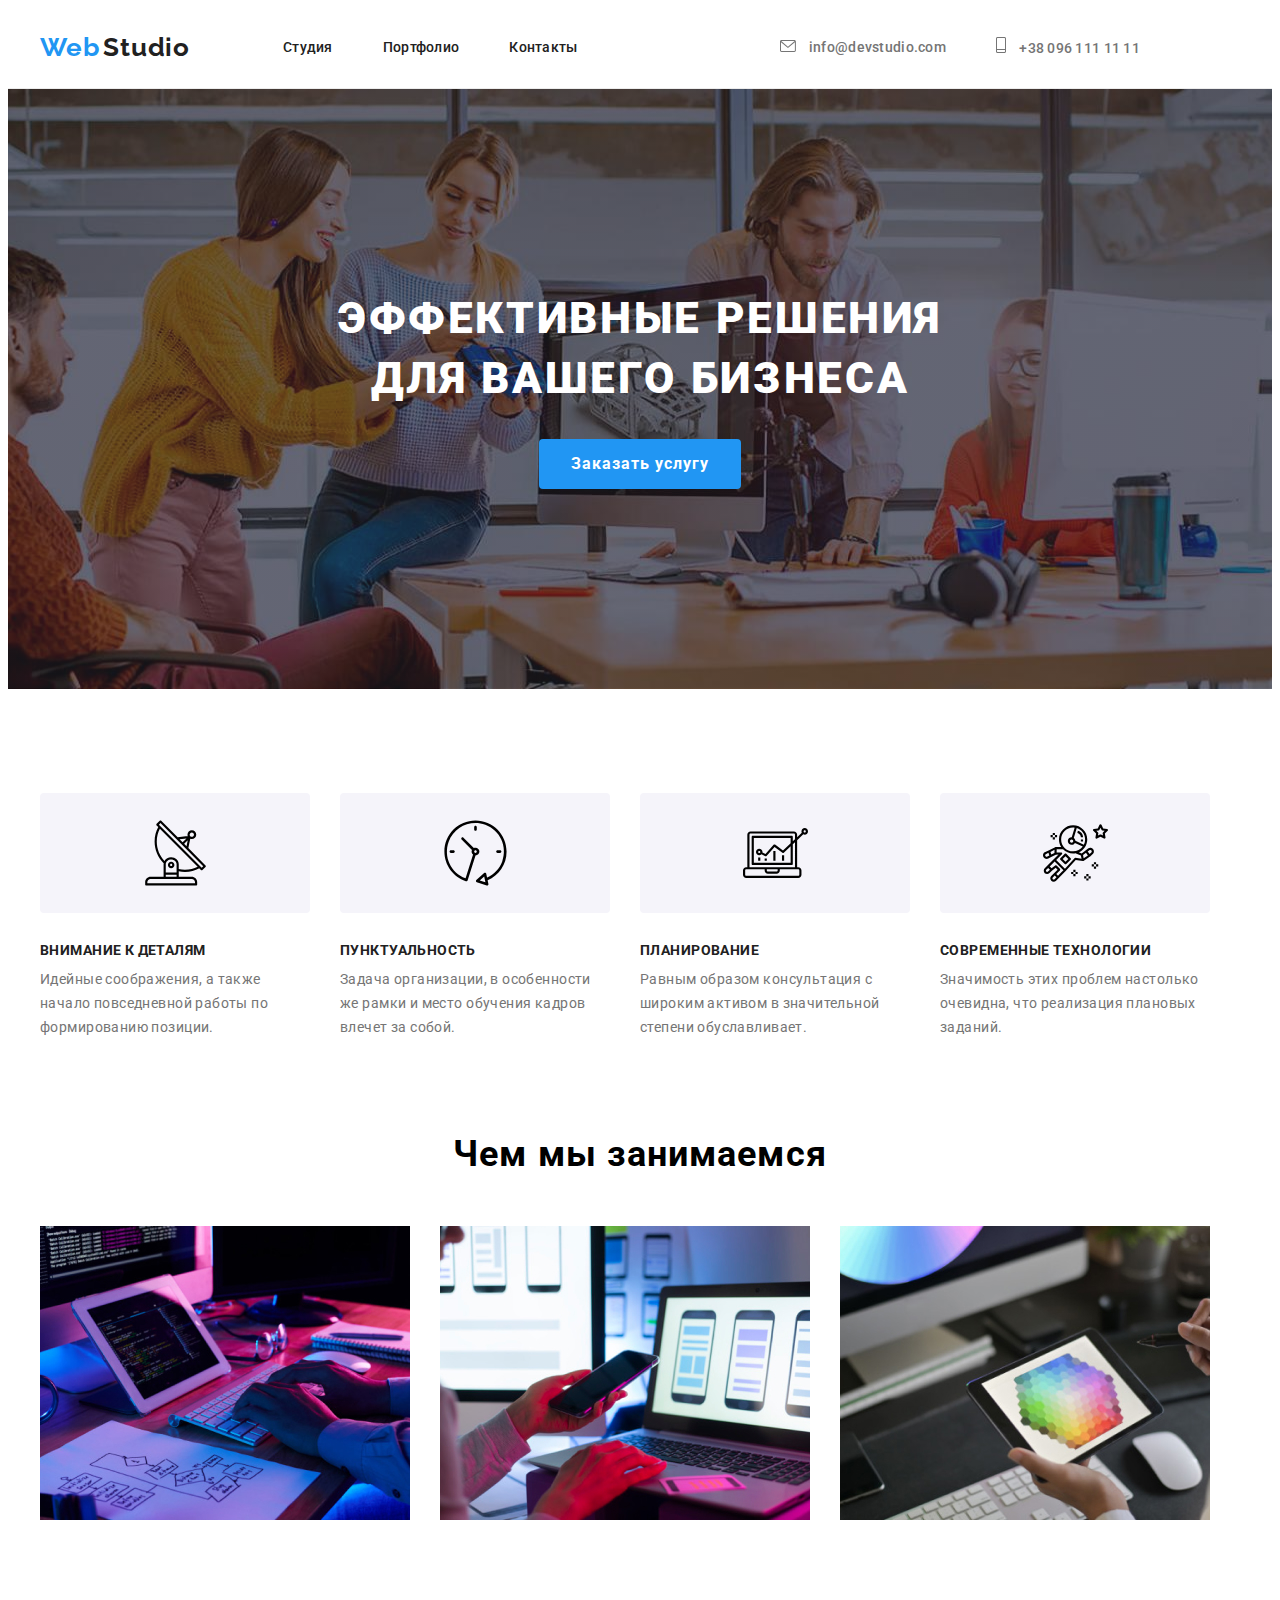
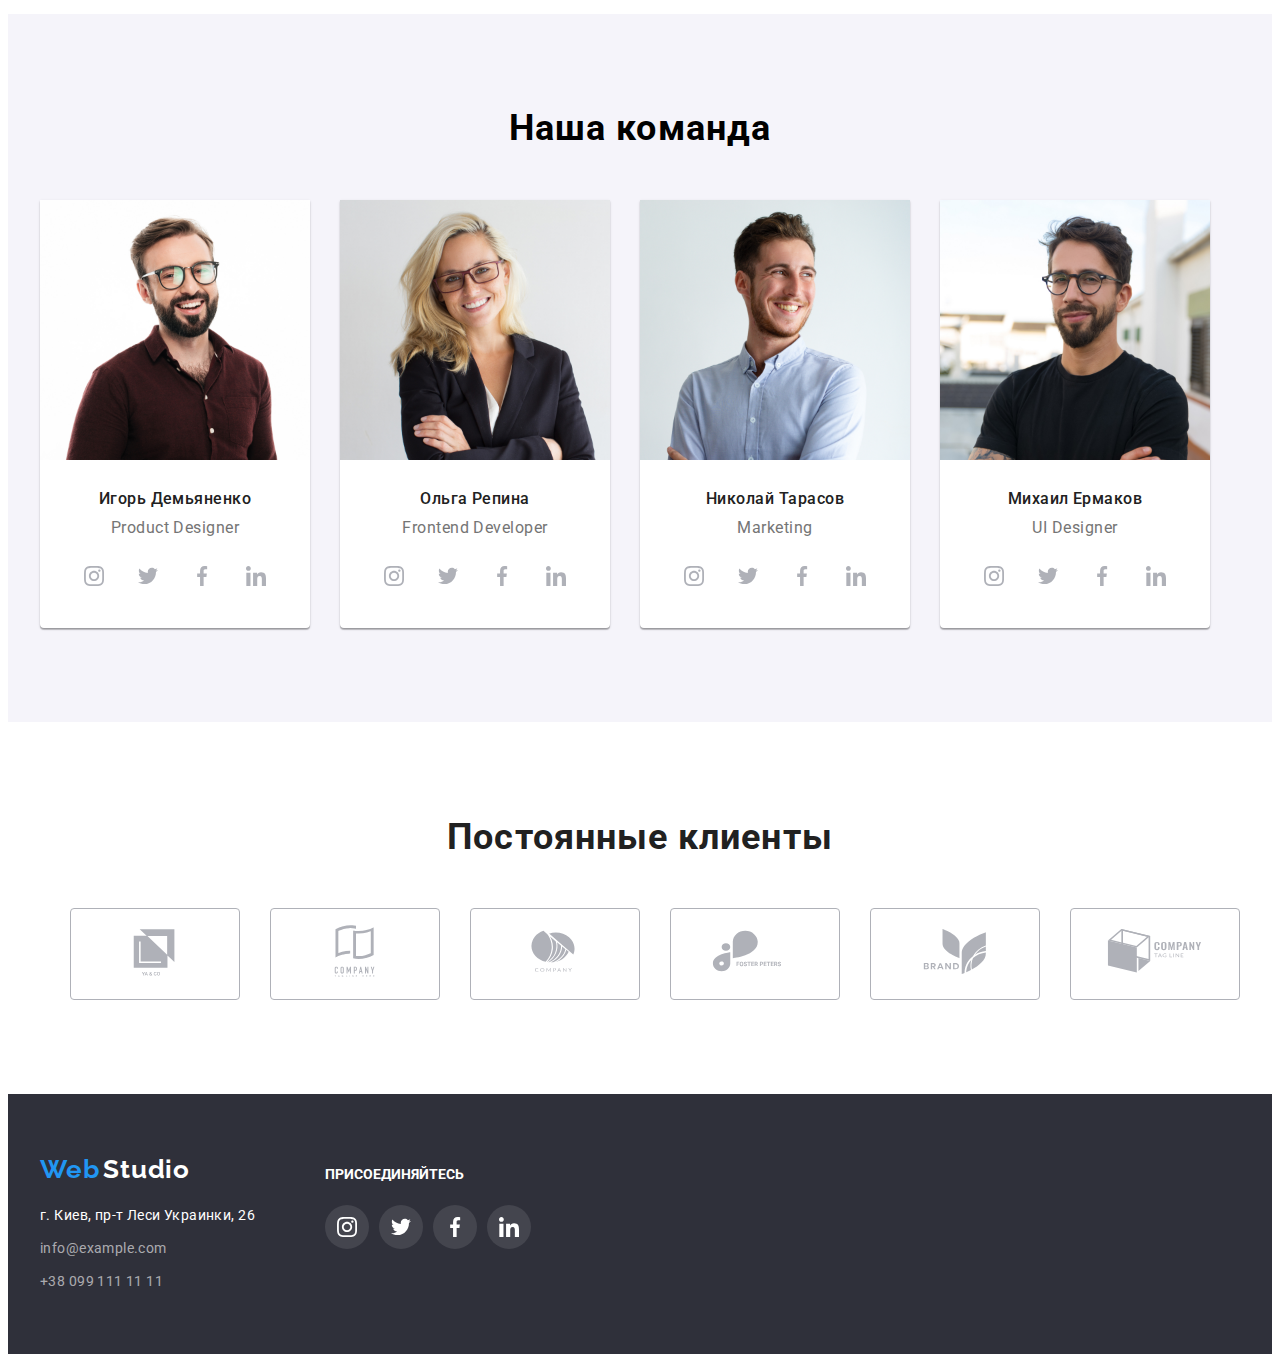
<file: index.html>
<!DOCTYPE html>
<html lang="en">

<head>
    <meta charset="UTF-8">
    <meta http-equiv="X-UA-Compatible" content="IE=edge">
    <meta name="viewport" content="width=device-width, initial-scale=1.0">
    <title>Document</title>
    <link rel="preconnect" href="https://fonts.googleapis.com">
    <link rel="preconnect" href="https://fonts.gstatic.com" crossorigin>
    <link
        href="https://fonts.googleapis.com/css2?family=Raleway:wght@700&family=Roboto:wght@400;500;700;900&display=swap"
        rel="stylesheet">
    <link rel="stylesheet" href="https://cdnjs.cloudflare.com/ajax/libs/modern-normalize/1.1.0/modern-normalize.min.css"
        integrity="sha512-wpPYUAdjBVSE4KJnH1VR1HeZfpl1ub8YT/NKx4PuQ5NmX2tKuGu6U/JRp5y+Y8XG2tV+wKQpNHVUX03MfMFn9Q=="
        crossorigin="anonymous" referrerpolicy="no-referrer" />
    <link rel="stylesheet" href="./css/styles.css">
</head>

<body>
    <header class="header ">
        <div class="container header-container">
            <nav class="header-nav">
                <a class="link" href="">
                    <div class="header-logo">
                        <span class="header-logo-web">Web</span>
                        <span class="header-logo-studio">Studio</span>
                    </div>
                </a>
                <ul class="header-list list">
                    <li class="header-item"><a class="header-link link" href="">Студия</a></li>
                    <li class="header-item"><a class="header-link link" href="./portfolio.html">Портфолио</a></li>
                    <li class="header-item"><a class="header-link link" href="">Контакты</a></li>
                </ul>

            </nav>
            <ul class="header-contacts-link list">
                <li> <a class="header-contact-link link"  href="mailto:info@devstudio.com">
                    <svg class="contact-icon" width="16" height="12">
                        <use href="./images/sprite.svg#icon-mail"></use>
                    </svg>
                      info@devstudio.com</a></li>
                
                <li>  <a class="header-contact-link link" href="tel:+380961111111">
                    <svg class="contact-icon" width="10" height="16">
                        <use href="./images/sprite.svg#icon-phone"></use>
                    </svg>
                    +38 096 111 11 11</a></li>
            </ul>
        </div>
    </header>
    <main>
        <section class="hero">
            <div class="container">
            <h1 class="hero-title">Эффективные решения для вашего бизнеса</h1>
            <button class="header-btn btn" type="button">Заказать услугу</button>
            </div>
        </section>

        <section class="section">
            <div class="container">
            <ul class="feature-list list" >
                <li class="feature-item ">
                    <div class="icon-border">
                     <svg class="feature-icon" width="65" height="70">
                      <use href="./images/sprite.svg#icon-antenna"></use>
                       </svg>
                    </div>
                    
                    
                    <h3 class="section-title ">Внимание к деталям</h3>
                    <p class="section-title-list">Идейные соображения, а также начало повседневной работы по
                        формированию позиции.</p>
                </li>
                    
                <li class="feature-item ">
                <div class="icon-border">
                    <svg class="feature-icon" width="65" height="70">
                        <use href="./images/sprite.svg#icon-clock"></use>
                    </svg>
                </div>
                    <h3 class="section-title "">Пунктуальность</h3>
                  <p class=" section-title-list">Задача организации, в особенности же рамки и место обучения кадров
                        влечет за собой.</p>
                </li>
            
                <li class="feature-item ">
                    <div class="icon-border">
                        <svg class="feature-icon" width="65" height="70">
                            <use href="./images/sprite.svg#icon-diagram"></use>
                        </svg>
                    </div>
                    <h3 class="section-title ">Планирование</h3>
                    <p class="section-title-list">Равным образом консультация с широким активом в значительной степени
                        обуславливает.</p>
                </li>
        
                <li class="feature-item ">
                <div class="icon-border">
                    <svg class="feature-icon" width="65" height="70">
                        <use href="./images/sprite.svg#icon-astronaut"></use>
                    </svg>
                </div>
                    <h3 class="section-title ">Современные технологии</h3>
                    <p class="section-title-list">Значимость этих проблем настолько очевидна, что реализация плановых
                        заданий.</p>
                </li>
            </ul>
            </div>
        </section>

        <section class="advant">
            <div class="container">
            <h2 class="advant-title">Чем мы занимаемся</h2>
            <ul class="advant-list list">
                <li class="advant-item"><img src="./images/pagelaptop.jpg" alt="Печатание на клавитуре" width="370"></li>
                <li class="advant-item"><img src="./images/pagephone.jpg" alt="Телефон в руки рядом с ноутбуком" width="370"></li>
                <li class="advant-item"> <img src="./images/pagetablet.jpg" alt="Работа на планшете" width="370"></li>
            </ul>
            </div>
        </section>

        <section class="empl">
            <div class="container">
            <h2 class="empl-title advant-title">Наша команда</h2>
            <ul class="list employee">
                <li class="empl-element">
                    <img src="./images/ihor.jpg" alt="мужчина в очках" width="270">
                    <div class="team">
                    <h3 class="empl-list">Игорь Демьяненко</h3>
                    <p class="empl-item">Product Designer</p>
                    <ul class="social list">
                        <li class="social-logo"> 
                            <a class="social-link" href="" >
                                <svg class="social-svg " width="20px" height="20px">
                                    <use href="./images/sprite.svg#icon-instagram"></use>
                                </svg>
                            </a>
                        </li>
                        <li class="social-logo">
                            <a href="" class="social-link">
                                <svg class="social-svg" width="20px" height="20px">
                                    <use href="./images/sprite.svg#icon-twitter"></use>
                                </svg>
                            </a>
                        </li>
                        <li class="social-logo">
                            <a href="" class="social-link">
                                <svg class="social-svg" width="20px" height="20px">
                                    <use class="social-facebook" href="./images/sprite.svg#icon-facebook"></use>
                                </svg>
                            </a>
                        </li>
                        <li class="social-logo">
                            <a href="" class="social-link">
                                <svg class="social-svg" width="20px" height="20px">
                                    <use href="./images/sprite.svg#icon-linkedin"></use>
                                </svg>
                            </a>
                        </li>
                    </ul>
                    
                    </div>
                </li>
                <li class="empl-element">
                    <img src="./images/olha.jpg" alt="Женщина в очках" width="270">
                    <div class="team">
                    <h3 class="empl-list">Ольга Репина</h3>
                    <p class="empl-item">Frontend Developer</p>
                    <ul class="social list">
                        <li class="social-logo">
                            <a href="" class="social-link">
                                <svg class="social-svg " width="20px" height="20px">
                                    <use href="./images/sprite.svg#icon-instagram"></use>
                                </svg>
                            </a>
                        </li>
                        <li class="social-logo">
                            <a href="" class="social-link">
                                <svg class="social-svg" width="20px" height="20px">
                                    <use href="./images/sprite.svg#icon-twitter"></use>
                                </svg>
                            </a>
                        </li>
                        <li class="social-logo">
                            <a href="" class="social-link">
                                <svg class="social-svg" width="20px" height="20px">
                                    <use class="social-facebook" href="./images/sprite.svg#icon-facebook"></use>
                                </svg>
                            </a>
                        </li>
                        <li class="social-logo">
                            <a href="" class="social-link">
                                <svg class="social-svg" width="20px" height="20px">
                                    <use href="./images/sprite.svg#icon-linkedin"></use>
                                </svg>
                            </a>
                        </li>
                    </ul>
                    </div>
                </li>
                <li class="empl-element">

                    <img src="./images/nokolai.jpg" alt="Улыбающийся мужчина" width="270">
                <div class="team">
                    <h3 class="empl-list">Николай Тарасов</h3>
                    <p class="empl-item">Marketing</p>
                    <ul class="social list">
                        <li class="social-logo">
                            <a href="" class="social-link">
                                <svg class="social-svg " width="20px" height="20px">
                                    <use href="./images/sprite.svg#icon-instagram"></use>
                                </svg>
                            </a>
                        </li>
                        <li class="social-logo">
                            <a href="" class="social-link">
                                <svg class="social-svg" width="20px" height="20px">
                                    <use href="./images/sprite.svg#icon-twitter"></use>
                                </svg>
                            </a>
                        </li>
                        <li class="social-logo">
                            <a href="" class="social-link">
                                <svg class="social-svg" width="20px" height="20px">
                                    <use class="social-facebook" href="./images/sprite.svg#icon-facebook"></use>
                                </svg>
                            </a>
                        </li>
                        <li class="social-logo">
                            <a href="" class="social-link">
                                <svg class="social-svg" width="20px" height="20px">
                                    <use href="./images/sprite.svg#icon-linkedin"></use>
                                </svg>
                            </a>
                        </li>
                    </ul>
                </div>
                </li>
                <li class="empl-element">
                    <img src="./images/mihail.jpg" alt="Мужчина в очках и черной футболке" width="270">
                    <div class="team">
                    <h3 class="empl-list">Михаил Ермаков</h3>
                    <p class="empl-item">UI Designer</p>
                    <ul class="social list">
                        <li class="social-logo">
                            <a href="" class="social-link">
                                <svg class="social-svg " width="20px" height="20px">
                                    <use href="./images/sprite.svg#icon-instagram"></use>
                                </svg>
                            </a>
                        </li>
                        <li class="social-logo">
                            <a href="" class="social-link">
                                <svg class="social-svg" width="20px" height="20px">
                                    <use href="./images/sprite.svg#icon-twitter"></use>
                                </svg>
                            </a>
                        </li>
                        <li class="social-logo">
                            <a href="" class="social-link">
                                <svg class="social-svg" width="20px" height="20px">
                                    <use class="social-facebook" href="./images/sprite.svg#icon-facebook"></use>
                                </svg>
                            </a>
                        </li>
                        <li class="social-logo">
                            <a href="" class="social-link">
                                <svg class="social-svg" width="20px" height="20px">
                                    <use href="./images/sprite.svg#icon-linkedin"></use>
                                </svg>
                            </a>
                        </li>
                    </ul>
                </div>
                </li>
            </ul>
           </div>
        </section>
           <div class="container">
              <section class="clients">
                <h2 class="clients-title">Постоянные клиенты</h2>
                <ul class="clients-content list">
                <li class="clients-logo">
                    <a href="" class="clients-link">
                        <svg class="icon-logo">
                            <use href="./images/sprite.svg#icon-ya"></use>
                        </svg>
                            </a>
                </li>

                <li class="clients-logo">
                    <a href="" class="clients-link">
                        <svg class="icon-logo">
                            <use href="./images/sprite.svg#icon-company"></use>
                        </svg>
                    </a>
                </li>

                <li class="clients-logo">
                    <a href="" class="clients-link">
                        <svg class="icon-logo">
                            <use href="./images/sprite.svg#icon-company2"></use>
                        </svg>
                    </a>
                </li>

                <li class="clients-logo">
                    <a href="" class="clients-link">
                        <svg class="icon-logo">
                            <use href="./images/sprite.svg#icon-foster"></use>
                        </svg>
                    </a>
                </li>

                <li class="clients-logo">
                    <a href="" class="clients-link">
                        <svg class="icon-logo">
                            <use href="./images/sprite.svg#icon-brand"></use>
                        </svg>
                    </a>
                </li>

                <li class="clients-logo">
                    <a href="" class="clients-link">
                        <svg class="icon-logo">
                            <use href="./images/sprite.svg#icon-tag-line"></use>
                        </svg>
                    </a>
                </li>

                  </ul>
            
           </div>
            
    </main>

    <footer class="footer">
     <div class="container">
        <div class="footer-logo">
            <div>
            <div>
        <span class="footer-web">Web</span>
        <span class="footer-studio">Studio</span>
        </div>
    
        <address class="footer-adress" >
            <ul class=" list">
                <li class="footer-list"><a class="address link" href="" :>г. Киев, пр-т Леси Украинки, 26</a></li>
                <li class="footer-list"><a class="footer-contacts link" href="mailto:info@example.com">info@example.com</a></li>
                <li class="footer-list"><a class="footer-contacts href=" tel:+380991111111">+38 099 111 11 11</a></li>
            </ul>
        </address>
        </div>
        <div class="footer-social">
            
                <p class="footer-title">Присоединяйтесь</p>
                <ul class="footer-social-list list">
                    <li class="footer-item">
                        <a href="" class="social__link">
                            <svg class="footer-svg " width="20px" height="20px">
                                <use class="footer-icon" href="./images/sprite.svg#icon-instagram"></use>
                            </svg>
                        </a>
                    </li>
                    <li class="footer-item">
                        <a href="" class="social__link">
                            <svg class="footer-svg " width="20px" height="20px">
                                <use class="footer-icon" href="./images/sprite.svg#icon-twitter"></use>
                            </svg>
                        </a>
                    </li>
                    <li class="footer-item">
                        <a href="" class="social__link">
                            <svg class="footer-svg " width="20px" height="20px">
                                <use class="footer-icon" href="./images/sprite.svg#icon-facebook"></use>
                            </svg>
                        </a>
                    </li>
                    <li class="footer-item">
                        <a href="" class="social__link">
                            <svg class="footer-svg " width="20px" height="20px">
                                <use class="footer-icon" href="./images/sprite.svg#icon-linkedin"></use>
                            </svg>
                        </a>
                    </li>
        
        
                </ul>
            
        </div>
        </div>
        </div>
    </footer>

</body>

</html>
</file>
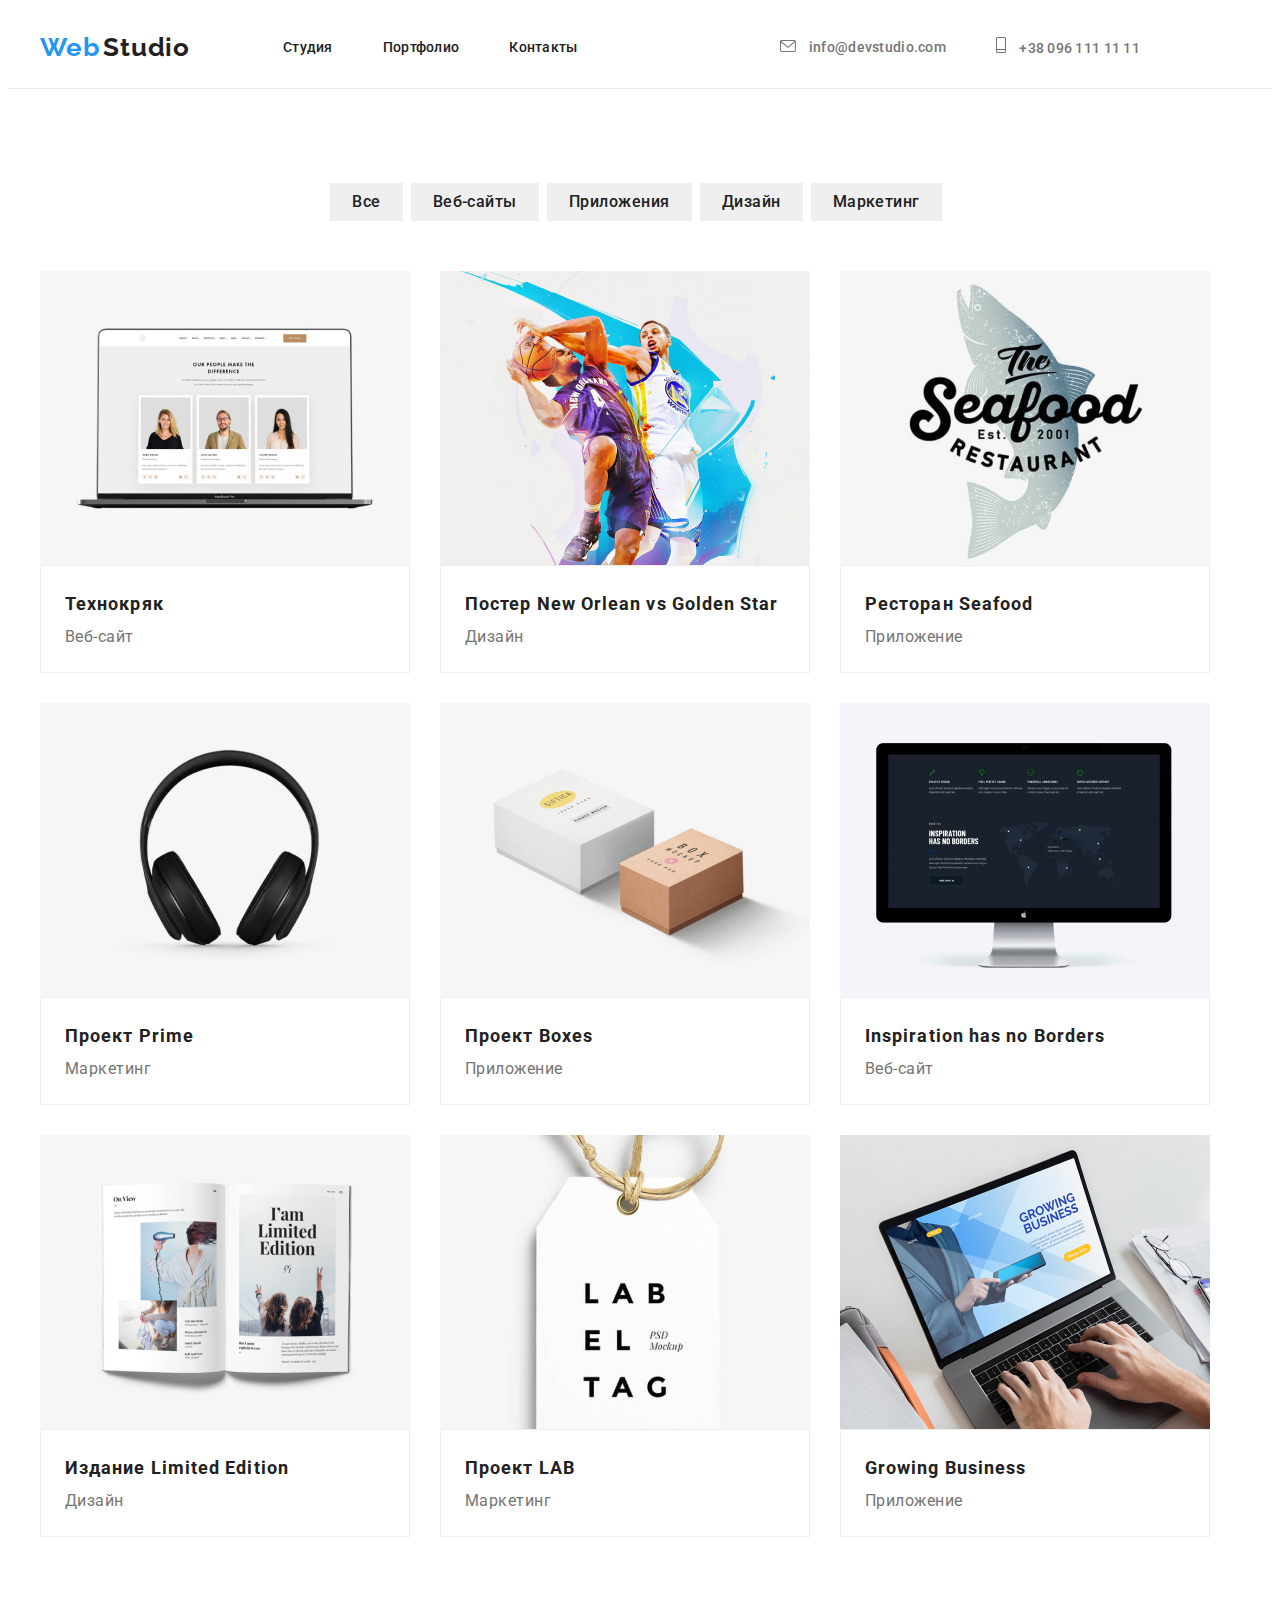
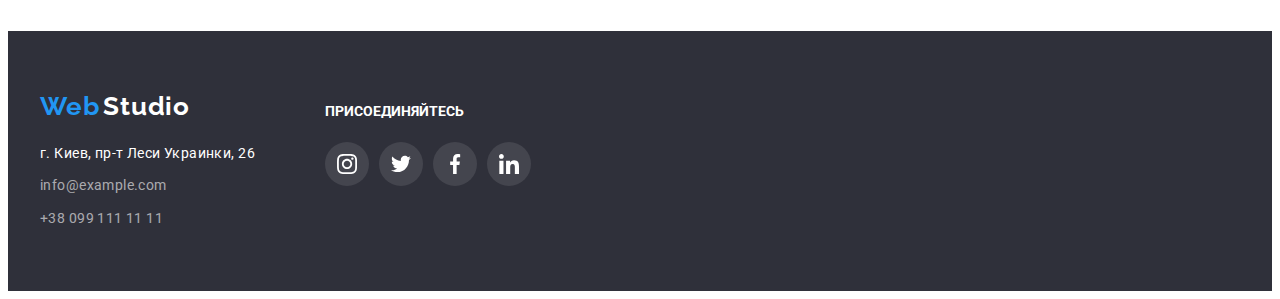
<file: portfolio.html>
<!DOCTYPE html>
<html lang="en">

<head>
    <meta charset="UTF-8">
    <meta http-equiv="X-UA-Compatible" content="IE=edge">
    <meta name="viewport" content="width=device-width, initial-scale=1.0">
    <link rel="preconnect" href="https://fonts.googleapis.com">
    <link rel="preconnect" href="https://fonts.gstatic.com" crossorigin>
    <link
        href="https://fonts.googleapis.com/css2?family=Raleway:wght@700&family=Roboto:wght@400;500;700;900&display=swap"
        rel="stylesheet">
    <title>Document</title>
    <link rel="stylesheet" href="https://cdnjs.cloudflare.com/ajax/libs/modern-normalize/1.1.0/modern-normalize.min.css"
        integrity="sha512-wpPYUAdjBVSE4KJnH1VR1HeZfpl1ub8YT/NKx4PuQ5NmX2tKuGu6U/JRp5y+Y8XG2tV+wKQpNHVUX03MfMFn9Q=="
        crossorigin="anonymous" referrerpolicy="no-referrer" />
    <link rel="stylesheet" href="./css/styles.css">
</head>

<body>
    <header class="header ">
        <div class="container header-container">
            <nav class="header-nav">
                <a class="link" href="">
                    <div class="header-logo">
                        <span class="header-logo-web">Web</span>
                        <span class="header-logo-studio">Studio</span>
                    </div>
                </a>
                <ul class="header-list list">
                    <li class="header-item"><a class="header-link link" href="./index.html">Студия</a></li>
                    <li class="header-item"><a class="header-link link" href="./portfolio.html">Портфолио</a></li>
                    <li class="header-item"><a class="header-link link" href="">Контакты</a></li>
                </ul>
    
            </nav>
            <ul class="header-contacts-link list">
                <li> <a class="header-contact-link link" href="mailto:info@devstudio.com">
                        <svg class="contact-icon" width="16" height="12">
                            <use href="./images/sprite.svg#icon-mail"></use>
                        </svg>
                        info@devstudio.com</a></li>
    
                <li> <a class="header-contact-link link" href="tel:+380961111111">
                        <svg class="contact-icon" width="10" height="16">
                            <use href="./images/sprite.svg#icon-phone"></use>
                        </svg>
                        +38 096 111 11 11</a></li>
            </ul>
        </div>
    </header>
    <main>
        <section class="portfolio-page">
            <div class="container">
            <ul class="header-btn-list list portfolio">

                <li class="portfolio-item"><button class="btn-list" type="button">Все</button></li>
                <li class="portfolio-item"><button class="btn-list" type="button">Веб-сайты</button></li>
                <li class="portfolio-item"><button class="btn-list" type="button">Приложения</button></li>
                <li class="portfolio-item"><button class="btn-list" type="button">Дизайн</button></li>
                <li class="portfolio-item"><button class="btn-list" type="button">Маркетинг</button></li>

            </ul>
            </div>
              <div class="container">
            <ul class="project-list list">
                <li class="project-list-item">
                    <img src="./images/employee.jpg" alt="три фотографии" width="370" height="294">
                      <div class="projects-content">
                        <h3 class="project-title">Технокряк</h3>
                        <p class="project-item">Веб-сайт</p>
                      </div>
                </li>
                <li class="project-list-item">
                    <img src="./images/poster.jpg" alt="баскетболисты" width="370" height="294">
                      <div class="projects-content">
                        <h3 class="project-title">Постер New Orlean vs Golden Star</h3>
                        <p class="project-item">Дизайн</p>
                      </div>
                </li>
    
                <li class="project-list-item">
                    <img src="./images/restaurant.jpg" alt="логотип ресторана в форме рыбы" width="370" height="294">
                    <div class="projects-content">
                      <h3 class="project-title">Ресторан Seafood</h3>
                      <p class="project-item">Приложение</p>
                    </div>
                </li>
                <li class="project-list-item">
                    <img src="./images/prime.jpg" alt="наушники" width="370" height="294">
                    <div class="projects-content">
                      <h3 class="project-title">Проект Prime</h3>
                      <p class="project-item">Маркетинг</p>
                    </div>
                </li>
                <li class="project-list-item">
                    <img src="./images/boxes.jpg" alt="коробки" width="370" height="294">
                    <div class="projects-content">
                    <h3 class="project-title">Проект Boxes</h3>
                    <p class="project-item">Приложение</p>
                    </div>
                </li>
                <li class="project-list-item">
                    <img src="./images/borders.jpg" alt="монитор компьютера" width="370" height="294">
                    <div class="projects-content">
                      <h3 class="project-title">Inspiration has no Borders</h3>
                      <p class="project-item">Веб-сайт</p>
                    </div>
                </li>
                <li class="project-list-item">
                    <img src="./images/limited.jpg" alt="журнал" width="370" height="294">
                    <div class="projects-content">
                      <h3 class="project-title">Издание Limited Edition</h3>
                      <p class="project-item">Дизайн</p>
                    </div>
                </li>
                <li class="project-list-item">
                    <img src="./images/lab.jpg" alt="бирка" width="370" height="294">
                    <div class="projects-content">
                      <h3 class="project-title">Проект LAB</h3>
                      <p class="project-item">Маркетинг</p>
                    </div>
                </li>
                <li class="project-list-item">
                    <img src="./images/growing.jpg" alt="работа за ноутбуком" width="370" height="294">
                    <div class="projects-content">
                      <h3 class="project-title">Growing Business</h3>
                      <p class="project-item">Приложение</p>
                    </div>
                </li>
            </ul>
            </div>
        </section>
    </main>
    <footer class="footer">
        <div class="container">
            <div class="footer-logo">
                <div>
                    <div>
                        <span class="footer-web">Web</span>
                        <span class="footer-studio">Studio</span>
                    </div>
    
                    <address class="footer-adress">
                        <ul class=" list">
                            <li class="footer-list"><a class="address link" href="" :>г. Киев, пр-т Леси Украинки, 26</a>
                            </li>
                            <li class="footer-list"><a class="footer-contacts link"
                                    href="mailto:info@example.com">info@example.com</a></li>
                            <li class="footer-list"><a class="footer-contacts href=" tel:+380991111111">+38 099 111 11
                                    11</a></li>
                        </ul>
                    </address>
                </div>
                <div class="footer-social">
    
                    <p class="footer-title">Присоединяйтесь</p>
                    <ul class="footer-social-list list">
                        <li class="footer-item">
                            <a href="" class="social__link">
                                <svg class="footer-svg " width="20px" height="20px">
                                    <use class="footer-icon" href="./images/sprite.svg#icon-instagram"></use>
                                </svg>
                            </a>
                        </li>
                        <li class="footer-item">
                            <a href="" class="social__link">
                                <svg class="footer-svg " width="20px" height="20px">
                                    <use class="footer-icon" href="./images/sprite.svg#icon-twitter"></use>
                                </svg>
                            </a>
                        </li>
                        <li class="footer-item">
                            <a href="" class="social__link">
                                <svg class="footer-svg " width="20px" height="20px">
                                    <use class="footer-icon" href="./images/sprite.svg#icon-facebook"></use>
                                </svg>
                            </a>
                        </li>
                        <li class="footer-item">
                            <a href="" class="social__link">
                                <svg class="footer-svg " width="20px" height="20px">
                                    <use class="footer-icon" href="./images/sprite.svg#icon-linkedin"></use>
                                </svg>
                            </a>
                        </li>
    
    
                    </ul>
    
                </div>
            </div>
        </div>
    </footer>
</body>

</html>
</file>
<file: css/styles.css>
:root {
  --primary-title-color: #ffffff;
  --secondary-title-color: #212121;
  --third-title-color: #2f303a;
  --primary-text-color: #757575;
  --secondary-text-color: #212121;
  --third-text-color: rgba(255, 255, 255, 0.6);
  --accent-color: #2196f3;
}

p,
h1,
h2,
h3,
h4,
h5,
h6 {
  margin: 0;
}

ul {
  margin: 0;
  padding-left: 0;
}

img {
  display: block;
  max-width: 100%;
  height: auto;
}

.btn {
  padding-top: 10px;
  padding-bottom: 10px;
  padding-right: 32px;
  padding-left: 32px;
  font-family: Roboto;
  font-style: normal;
  font-weight: bold;
  font-size: 16px;
  line-height: 1.87;
  text-align: center;
  letter-spacing: 0.06em;
  border-radius: 4px;
}

.link {
  text-decoration: none;
}
.list {
  list-style: none;
}
.container {
  width: 1200px;
  margin: 0 auto;
  padding-left: 15px;
  padding-right: 15px;
}
.header {
  border-bottom: 1px solid #ececec;
  padding-top: 24px;
  padding-bottom: 25px;
}

.header-nav {
  display: flex;
  align-items: center;
}

.header-container {
  display: flex;
  align-items: center;
}

.header-list {
  display: flex;
}

.header-item:not(:last-child) {
  margin-right: 50px;
}

.header-contacts-link {
  display: inline-flex;
  align-items: center;
  margin-right: 50px;
  margin-left: auto;
}

.header-logo {
  margin-right: 93px;
}

.header-logo-web {
  font-family: Raleway;
  font-style: normal;
  font-weight: bold;
  font-size: 26px;
  line-height: 1.19;
  letter-spacing: 0.03em;
  color: var(--accent-color);
}

.header-logo-studio {
  font-family: Raleway;
  font-style: normal;
  font-weight: bold;
  font-size: 26px;
  line-height: 1.19;
  letter-spacing: 0.03em;
  color: var(--secondary-title-color);
}

.header-link:hover {
  color: var(--accent-color);
}

.header-link:focus {
  color: var(--accent-color);
}

.header-link {
  font-family: Roboto;
  font-style: normal;
  font-weight: 500;
  font-size: 14px;
  line-height: 1.14;
  letter-spacing: 0.02em;
  color: var(--secondary-title-color);
}

.header-contact-link:hover {
  color: var(--accent-color);
}
.header-contacts-link:focus {
  color: var(--accent-color);
}

.header-contact-link:hover>.contact-icon {
  fill: var(--accent-color);
}

.header-contact-link:focus>.contact-icon {
  fill: var(--accent-color);
}

.header-contact-link {
  font-family: Roboto;
  margin-right: 50px;
  font-style: normal;
  font-weight: 500;
  font-size: 14px;
  line-height: 1.14;
  letter-spacing: 0.02em;
  color: var(--primary-text-color);
}

.contact-icon {
  margin-right: 10px;
  fill: #757575;
}



.hero {
  background-image: linear-gradient(
      rgba(47, 48, 58, 0.4),
      rgba(47, 48, 58, 0.4)
    ),
    url(../images/img.jpg);
  background-repeat: no-repeat;
  background-position: center;
  background-size: cover;
  text-align: center;
  padding-top: 200px;
  padding-bottom: 200px;
}

.hero-title {
  text-align: center;
  font-weight: 900;
  max-width: 696px;
  font-family: Roboto;
  font-style: normal;
  font-size: 44px;
  line-height: 1.36;
  letter-spacing: 0.06em;
  text-transform: uppercase;
  color: var(--primary-title-color);
}

.hero-title {
  margin: 0 auto;
  margin-bottom: 30px;
}

.header-btn {
  font-weight: 700px;
  color: var(--primary-title-color);
  background: var(--accent-color);
  padding: 10px 32px;
  display: inline-block;
  align-items: center;
  text-align: center;
  margin: 0 auto;
  border-radius: 4px;
  border: none;
}

.section {
  padding-top: 94px;
  padding-bottom: 94px;
}

.feature-list {
  display: flex;
  align-items: center;
}

.feature-item {
  margin-right: 30px;
  width: 270px;
  margin-top: 10px;
}

.icon-border {
  width: 270px;
  height: 120px;
  background: #f5f4fa;
  border-radius: 4px;
}

.advant {
  padding-bottom: 94px;
}

.advant-title {
  margin-bottom: 50px;
}
.advant-list {
  display: flex;
}

.advant-item {
  margin-right: 30px;
}
.advant-item:nth(:last-child) {
  margin-right: 30px;
}

.section-title {
  font-family: Roboto;
  font-style: normal;
  font-weight: bold;
  font-size: 14px;
  line-height: 1.14;
  letter-spacing: 0.03em;
  text-transform: uppercase;
  color: var(--secondary-title-color);
  margin-right: 30px;
  margin-top: 30px;
}

.section-title-list {
  margin-top: 10px;
  font-family: Roboto;
  font-style: normal;
  font-weight: normal;
  font-size: 14px;
  line-height: 1.71;
  letter-spacing: 0.03em;
  color: var(--primary-text-color);
}

.advant-title {
  font-family: Roboto;
  font-style: normal;
  font-weight: bold;
  font-size: 36px;
  line-height: 1.16;
  text-align: center;
  letter-spacing: 0.03em;
}

.empl {
  background-color: #f5f4fa;
  padding-top: 94px;
  padding-bottom: 94px;
}

.empl-list {
  font-family: Roboto;
  font-style: normal;
  font-weight: 500;
  font-size: 16px;
  line-height: 1.18;
  letter-spacing: 0.03em;
  color: var(--secondary-title-color);
}

.empl-item {
  font-family: Roboto;
  font-style: normal;
  font-weight: normal;
  font-size: 16px;
  line-height: 1.18;
  letter-spacing: 0.03em;
  color: var(--primary-text-color);
}

.employee {
  display: flex;
}

.empl-element {
  margin-right: 30px;
  box-shadow: 0px 2px 1px rgba(0, 0, 0, 0.2), 0px 1px 1px rgba(0, 0, 0, 0.14),
    0px 1px 3px rgba(0, 0, 0, 0.12);
  background-color: #fff;
  border-radius: 0px 0px 4px 4px;
}

.team {
  padding-top: 30px;
  padding-bottom: 30px;
}

.empl-list {
  text-align: center;
}

.empl-item {
  text-align: center;
  margin-top: 10px;
  p
}

.social{
  align-items: center;
  justify-content: space-between;
  display: flex;
  margin-top: 16px;
  padding: 0 32px;
  list-style: none; 
}

.social-logo {
  width: 44px;
  height: 44px;
}

.social-link {
   width: 44px;
  height: 44px;
  display: block;
  border-radius: 50%;
  color: #afb1b8;
  background-color: white;
}

.social-link:hover {
  color: #ffffff;
  background-color: var(--accent-color);
}

.social-link:focus {
  color: #ffffff;
  background-color: var(--accent-color);
}

.social-svg {
  margin: 12px 0px 0px 12px;
  fill: currentColor;
  
}

.social-svg:hover {
  fill: var(--primary-title-color);
}

.social-logo:hover {
  border-radius: 50%;
  background-color: var(--accent-color);
  fill: var(--primary-title-color);
}

.clients {
  margin-top: 94px;
  margin-bottom: 94px;
}

.clients-title {
  font-family: Roboto;
  font-style: normal;
  color: #212121;
  font-weight: bold;
  font-size: 36px;
  line-height: 42px;
  text-align: center;
  letter-spacing: 0.03em;
  margin-bottom: 50px;
}

.clients-content {
  display: flex;
  margin-bottom: 94px;
}

.clients-logo {
  display: flex;
  align-items: center;
  justify-content: center;
  border: 1px solid #afb1b8;
  box-sizing: border-box;
  border-radius: 4px;
  margin-left: 30px;
  width: 170px;
  height: 92px;
}
.clients-logo first-child {
  margin-left: 0px;
}

.clients-logo:hover {
  border: 1px solid #2196f3;
}

.clients-logo:focus {
  border: 1px solid #2196f3;
}

.icon-border {
  display: flex;
  align-items: center;
  justify-content: center;
}

.icon-logo {
  fill: #afb1b8;
  width: 106px;
  height: 60px;
  height: 50%;
}

.icon-logo:hover {
  fill: #2196f3;
}

.footer {
 padding-top: 60px;
  padding-bottom: 60px;
}

.footer-logo {
  display: flex;
  margin: 0;
  padding: 0;
  list-style: none;
  
}

.footer-web {
  font-family: Raleway;
  font-style: normal;
  font-weight: bold;
  font-size: 26px;
  line-height: 1.19;
  letter-spacing: 0.03em;
  color: var(--accent-color);
}

.footer-studio {
  font-family: Raleway;
  font-style: normal;
  font-weight: bold;
  font-size: 26px;
  line-height: 1.19;
  letter-spacing: 0.03em;
  color: var(--primary-title-color);
}

.footer {
  background-color: var(--third-title-color);
}
.footer {
  padding-top: 60px;
  padding-bottom: 60px;
}

.footer-list {
  margin-top: 9px;
}

.address {
  font-family: Roboto;
  font-style: normal;
  font-weight: normal;
  font-size: 14px;
  line-height: 1.71;
  letter-spacing: 0.03em;
  color: var(--primary-title-color);
}

.footer-adress {
  margin-top: 20px;
}

.footer-contacts {
  font-family: Roboto;
  font-style: normal;
  font-weight: normal;
  font-size: 14px;
  line-height: 1.71;
  letter-spacing: 0.03em;
  color: var(--third-text-color);
}

.footer-item {
  border-radius: 50%;
  background-color: rgba(255, 255, 255, 0.1);;
  
}

.footer-icon {
  fill: white;
}

.header-btn-list {
  text-align: center;
}

.btn-list:hover {
  background-color: var(--accent-color);
  color: var(--primary-title-color);
  box-shadow: 0px 3px 1px rgba(0, 0, 0, 0.1), 0px 1px 2px rgba(0, 0, 0, 0.08),
    0px 2px 2px rgba(0, 0, 0, 0.12);
}
.btn-list:focus {
  background-color: var(--accent-color);
  color: var(--primary-title-color);
  box-shadow: 0px 3px 1px rgba(0, 0, 0, 0.1), 0px 1px 2px rgba(0, 0, 0, 0.08),
    0px 2px 2px rgba(0, 0, 0, 0.12);
}

.btn-list {
  font-family: Roboto;
  font-style: normal;
  font-weight: 500;
  font-size: 16px;
  line-height: 1.62;
  text-align: center;
  letter-spacing: 0.03em;
  color: var(--secondary-title-color);
  padding: 6px 22px;
  border: none;
}

.portfolio-page {
  padding-top: 94px;
  padding-bottom: 94px;
}

.portfolio {
  display: flex;
  align-items: center;
  justify-content: center;
  margin-bottom: 50px;
}

.portfolio-item {
  margin-right: 8px;
  background-color: var(--accent-color);
  border-radius: 4px;
}

.project-title {
  font-family: Roboto;
  font-style: normal;
  font-weight: bold;
  font-size: 18px;
  line-height: 2;
  letter-spacing: 0.06em;
  color: var(--secondary-title-color);
}

.project-item {
  font-family: Roboto;
  font-style: normal;
  font-weight: normal;
  font-size: 16px;
  line-height: 1.87;
  letter-spacing: 0.03em;
  color: var(--primary-text-color);
}

.project-list {
  display: flex;
  flex-wrap: wrap;

}

.project-list-item {
  flex-basis: auto;
  margin-right: 30px;
  margin-bottom: 30px;
}

.project-list-item:nth-child(3n) {
  margin-right: 0;
}

.project-list-item:nth-last-child(-n + 3) {
  margin-bottom: 0;
}

.project-list-item:hover {
  box-shadow: 0px 1px 1px rgba(0, 0, 0, 0.12), 0px 4px 4px rgba(0, 0, 0, 0.06),
    1px 4px 6px rgba(0, 0, 0, 0.16);
}

.projects-content {
  padding: 20px 24px;
  border: 1px solid #eeeeee;
}

.footer-social {
   margin-left: 70px;
  width: 206px;
}

.footer-social-list {
  display: flex;
  padding: 0;
  margin-top: 0;
  list-style: none;
  justify-content: space-between;
  align-items: center;
}

.footer-title {
  color: #ffffff;
  font-family: Roboto;
  padding: 20px 0px 10px 0px;
  margin-bottom: 20px;
  font-weight: 700;
  font-size: 14px;
  line-height: 1.14px;
  text-transform: uppercase;
  
  
}

.footer-item {
  width: 44px;
  height: 44px;
  
}

.footer-svg {
 margin: 12px 0px 0px 12px;
  fill: currentColor;
}

.footer-item:hover {
  fill: white;
  background-color: var(--accent-color);
  border-radius: 50%;
  
}

.footer-item:focus {
  background-color: var(--accent-color);
}
</file>
